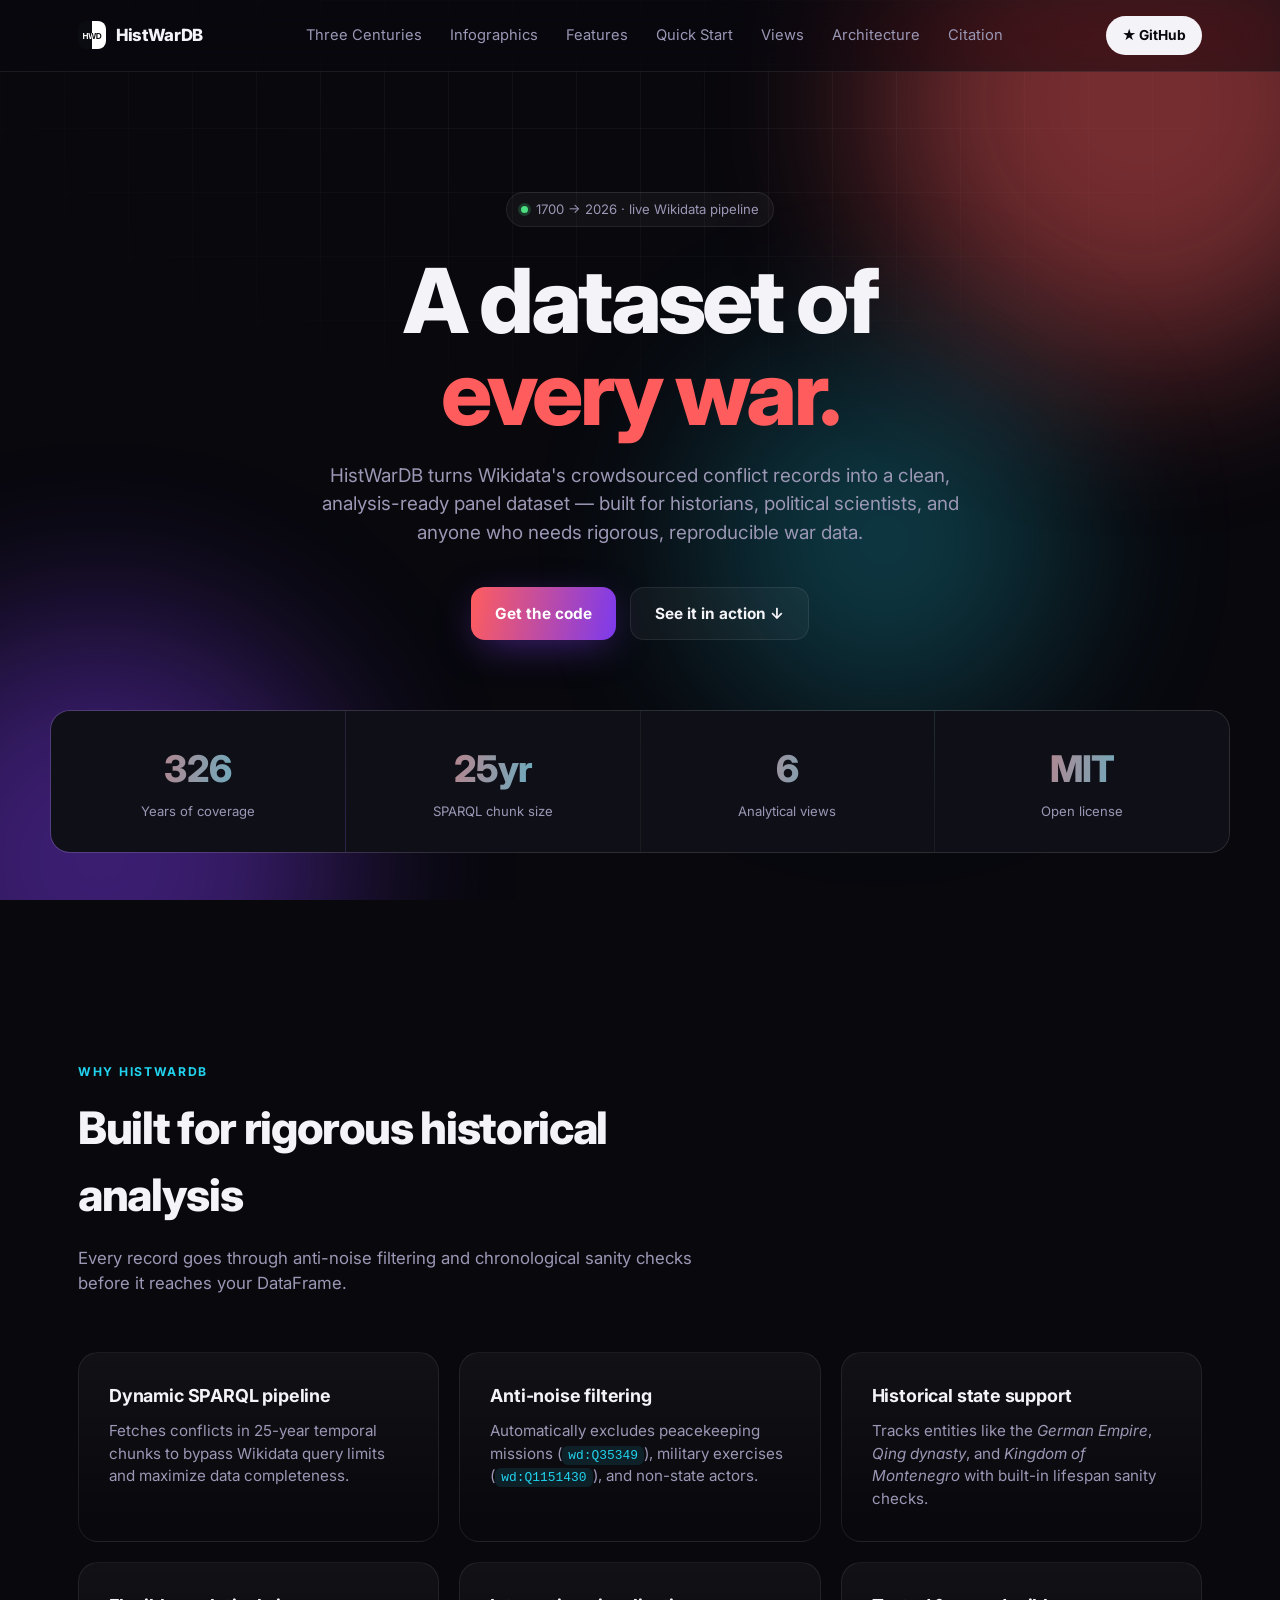
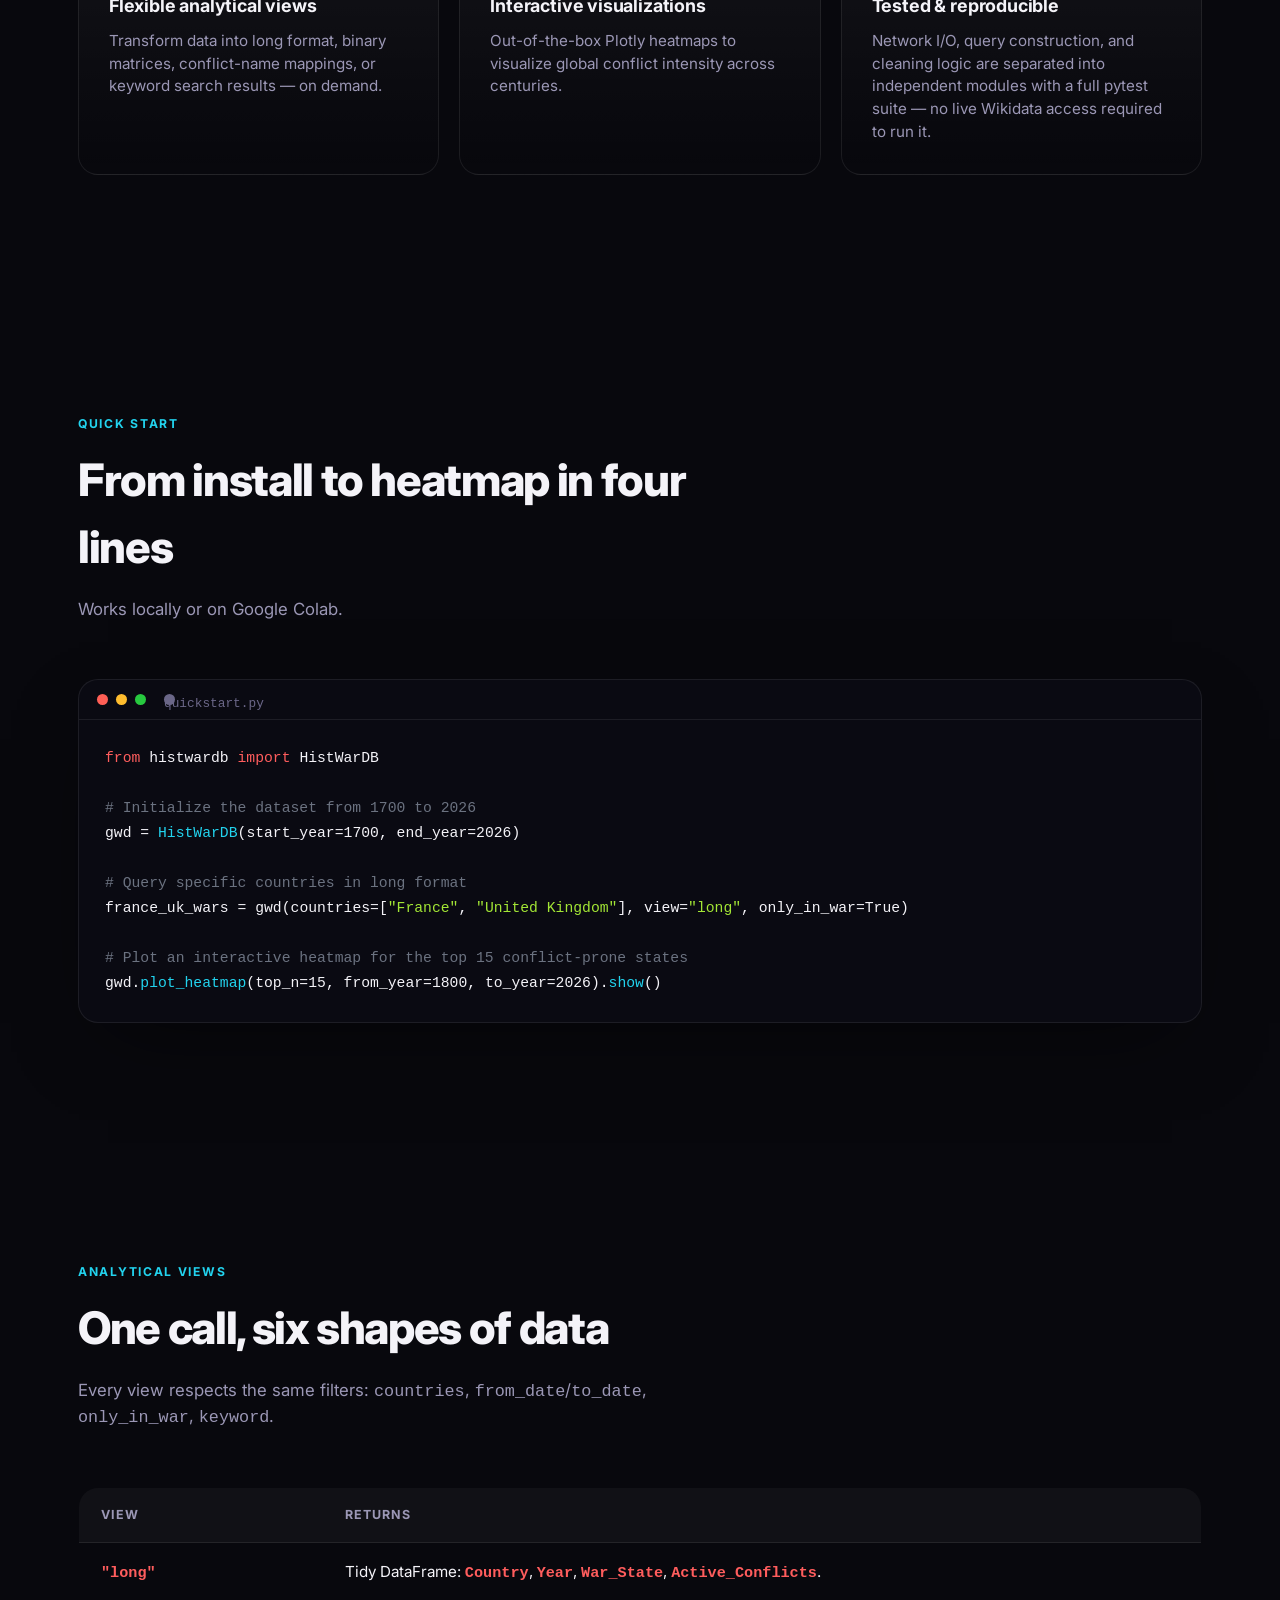
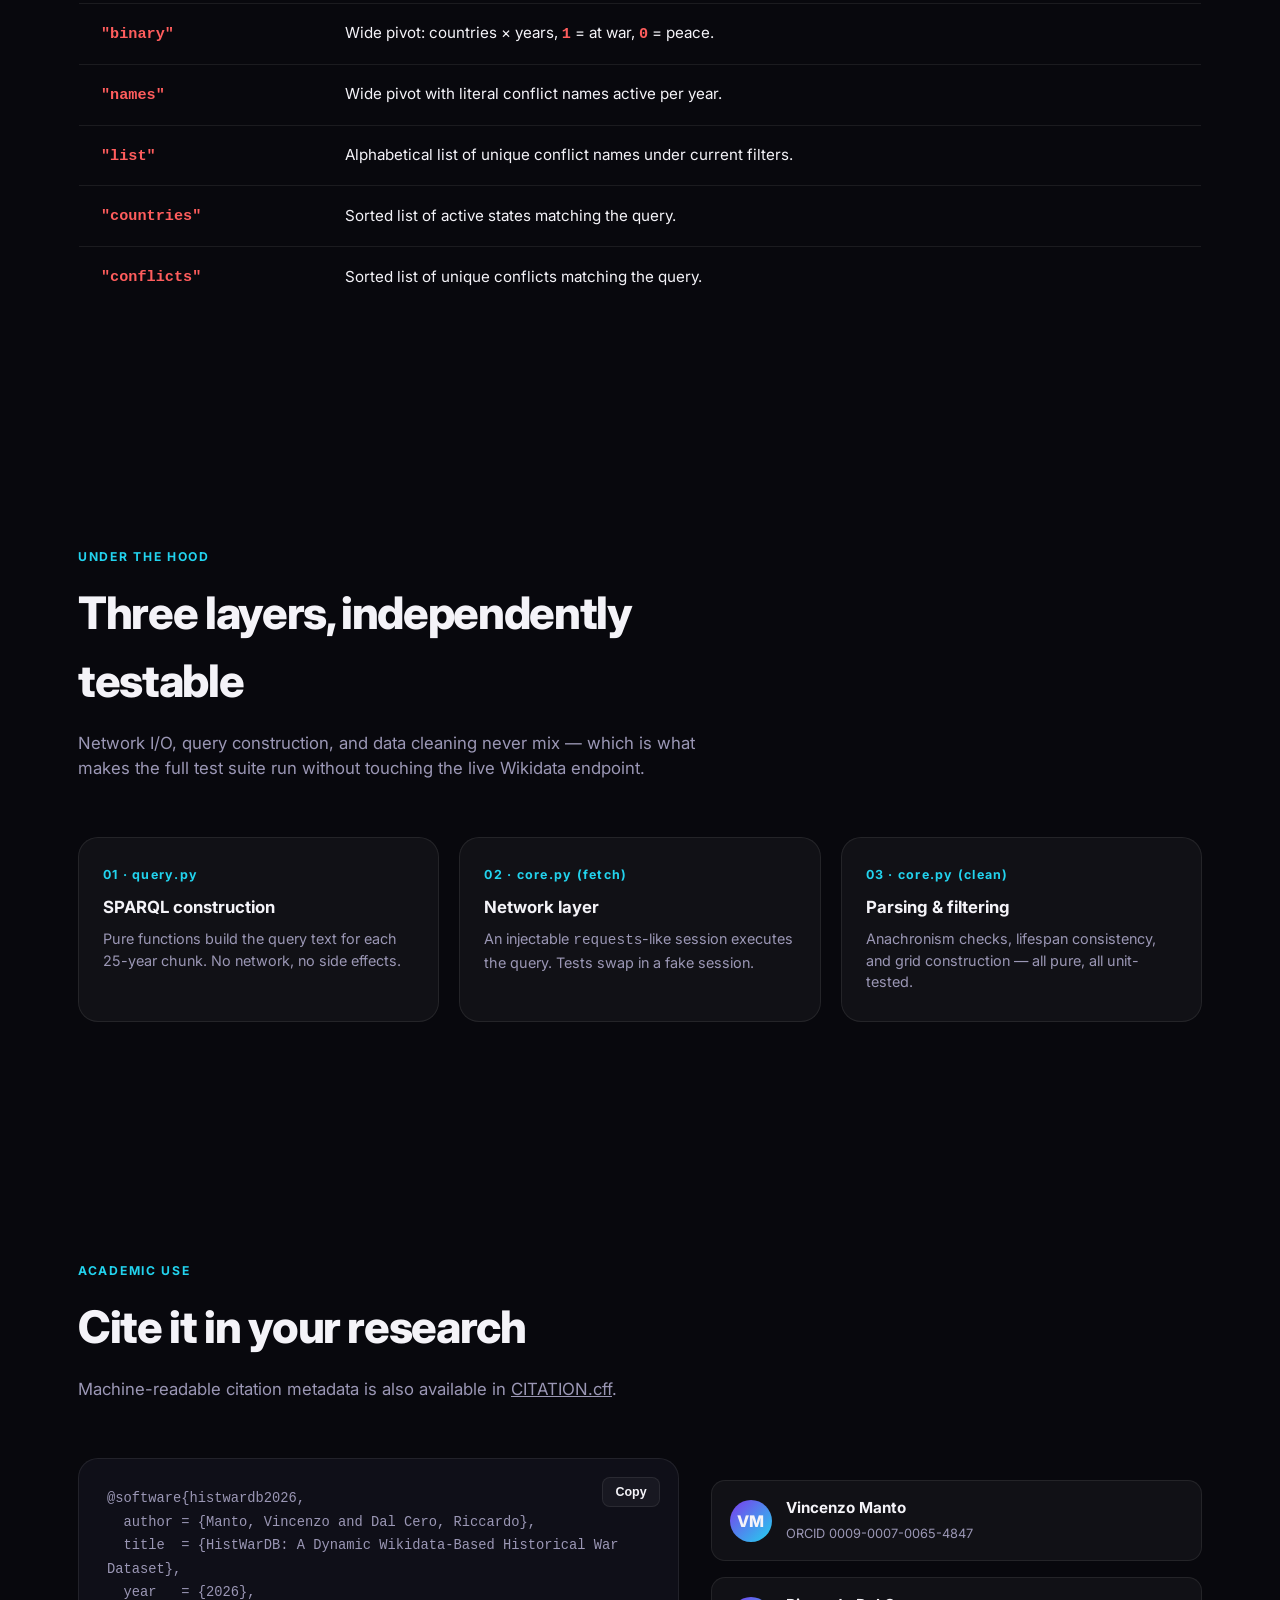
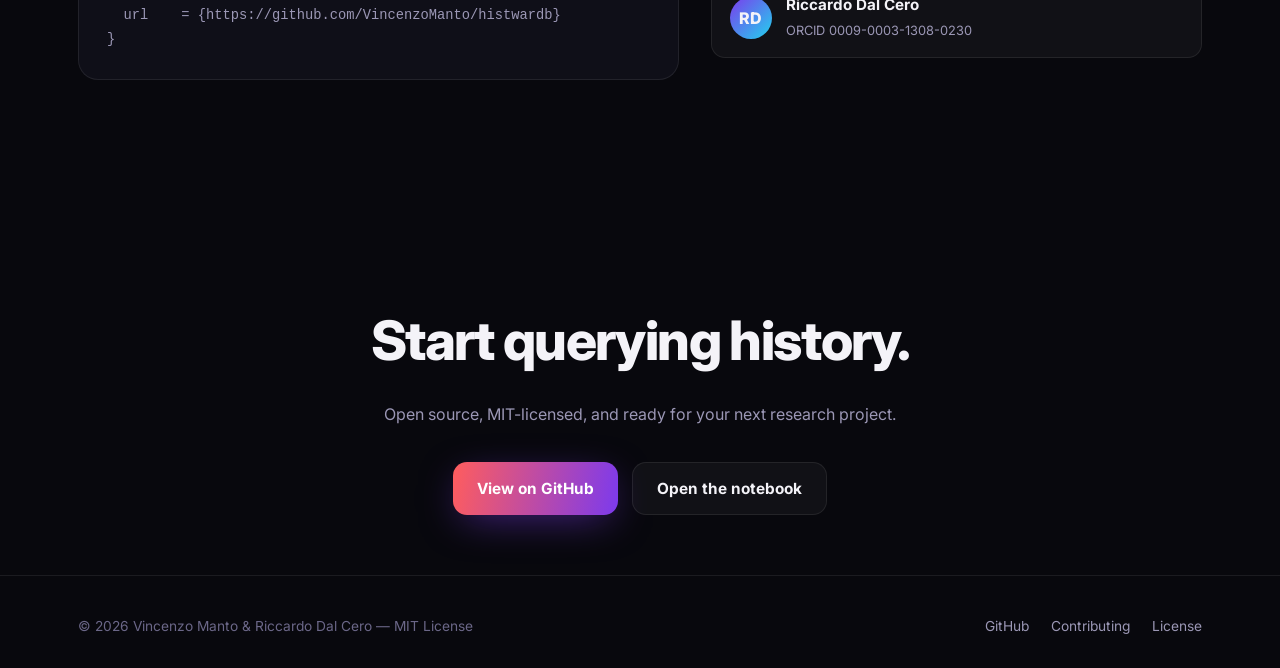
<file: docs/index.html>
<!doctype html>
<html lang="en">
<head>
<meta charset="utf-8" />
<meta name="viewport" content="width=device-width, initial-scale=1" />
<title>HistWarDB — Historical & Sovereign War Dataset </title>
<meta name="description" content="HistWarDB is an open-source Python toolkit that extracts, cleans, and analyzes global warfare data  (1700–present). Dynamic SPARQL pipeline, anti-noise filtering, historical-state support, and interactive visualizations for researchers and data scientists." />
<meta name="keywords" content="HistWarDB, Wikidata, war dataset, conflict data, historical data, political science, SPARQL, open data, academic dataset, Python toolkit" />
<meta name="author" content="Vincenzo Manto, Riccardo Dal Cero" />
<meta name="robots" content="index, follow, max-image-preview:large" />
<link rel="canonical" href="https://vincenzomanto.github.io/HistWarDB/" />

<!-- Open Graph -->
<meta property="og:type" content="website" />
<meta property="og:site_name" content="HistWarDB" />
<meta property="og:title" content="HistWarDB — Historical & Sovereign War Dataset " />
<meta property="og:description" content="Dynamic SPARQL pipeline, anti-noise filtering, and interactive visualizations for global warfare data spanning 1700 to the present." />
<meta property="og:url" content="https://vincenzomanto.github.io/HistWarDB/" />
<meta property="og:image" content="https://vincenzomanto.github.io/HistWarDB/assets/og.png" />
<meta property="og:image:width" content="1200" />
<meta property="og:image:height" content="630" />

<!-- Twitter -->
<meta name="twitter:card" content="summary_large_image" />
<meta name="twitter:title" content="HistWarDB — Historical & Sovereign War Dataset " />
<meta name="twitter:description" content="Open-source Python toolkit for extracting and analyzing global warfare data  (1700–present)." />
<meta name="twitter:image" content="https://vincenzomanto.github.io/HistWarDB/assets/og.png" />

<link rel="icon" type="image/svg+xml" href="assets/favicon.svg" />
<link rel="preconnect" href="https://fonts.googleapis.com" />
<link rel="preconnect" href="https://fonts.gstatic.com" crossorigin />
<link href="https://fonts.googleapis.com/css2?family=Inter:wght@400;500;600;700;800&display=swap" rel="stylesheet" />
<link rel="stylesheet" href="assets/style.css" />

<script type="application/ld+json">
{
  "@context": "https://schema.org",
  "@type": "SoftwareSourceCode",
  "name": "HistWarDB",
  "alternateName": "HistoricalWarDB",
  "description": "A dynamic, programmatic Python toolkit that extracts, cleans, and analyzes global warfare data  spanning from 1700 to the present, supporting both modern sovereign states and historical empires.",
  "url": "https://vincenzomanto.github.io/HistWarDB/",
  "codeRepository": "https://github.com/VincenzoManto/histwardb",
  "programmingLanguage": "Python",
  "license": "https://opensource.org/licenses/MIT",
  "keywords": "wikidata, conflict-data, historical-data, political-science, war, open-data",
  "author": [
    {
      "@type": "Person",
      "name": "Vincenzo Manto",
      "sameAs": "https://orcid.org/0009-0007-0065-4847"
    },
    {
      "@type": "Person",
      "name": "Riccardo Dal Cero",
      "sameAs": "https://orcid.org/0009-0003-1308-0230"
    }
  ],
  "dateModified": "2026-10-08"
}
</script>
</head>
<body>

<div class="fx-grid" aria-hidden="true"></div>
<div class="fx-blobs" aria-hidden="true">
  <span class="b1"></span>
  <span class="b2"></span>
  <span class="b3"></span>
</div>

<header class="nav">
  <div class="nav-inner">
    <a class="brand" href="#top">
      <img src="assets/favicon.svg" alt="" width="28" height="28" />
      HistWarDB
    </a>
    <nav class="links">
      <a href="three-centuries.html">Three Centuries</a>
      <a href="infographics.html">Infographics</a>
      <a href="#features">Features</a>
      <a href="#quickstart">Quick Start</a>
      <a href="#views">Views</a>
      <a href="#architecture">Architecture</a>
      <a href="#citation">Citation</a>
    </nav>
    <a class="nav-cta" href="https://github.com/VincenzoManto/histwardb" rel="noopener">
      ★ GitHub
    </a>
  </div>
</header>

<main id="top">

  <section class="hero wrap">
    <span class="kicker"><span class="dot"></span> 1700 → 2026 · live Wikidata pipeline</span>
    <h1 class="display">A dataset of<br><span class="accent">every war.</span></h1>
    <p class="sub">
      HistWarDB turns Wikidata's crowdsourced conflict records into a clean,
      analysis-ready panel dataset — built for historians, political
      scientists, and anyone who needs rigorous, reproducible war data.
    </p>
    <div class="hero-cta">
      <a class="btn primary" href="https://github.com/VincenzoManto/histwardb" rel="noopener">Get the code</a>
      <a class="btn ghost" href="#quickstart">See it in action ↓</a>
    </div>

    <div class="stats reveal">
      <div class="stat">
        <div class="num"><span data-count="326" data-suffix="">0</span></div>
        <div class="lbl">Years of coverage</div>
      </div>
      <div class="stat">
        <div class="num"><span data-count="25" data-suffix="yr">0</span></div>
        <div class="lbl">SPARQL chunk size</div>
      </div>
      <div class="stat">
        <div class="num"><span data-count="6" data-suffix="">0</span></div>
        <div class="lbl">Analytical views</div>
      </div>
      <div class="stat">
        <div class="num">MIT</div>
        <div class="lbl">Open license</div>
      </div>
    </div>
  </section>

  <section id="features">
    <div class="wrap">
      <div class="section-head reveal">
        <span class="eyebrow">Why HistWarDB</span>
        <h2>Built for rigorous historical analysis</h2>
        <p>Every record goes through anti-noise filtering and chronological sanity checks before it reaches your DataFrame.</p>
      </div>

      <div class="grid">
        <div class="card reveal">
          <div class="icon">⚡</div>
          <h3>Dynamic SPARQL pipeline</h3>
          <p>Fetches conflicts in 25-year temporal chunks to bypass Wikidata query limits and maximize data completeness.</p>
        </div>
        <div class="card reveal">
          <div class="icon">🧹</div>
          <h3>Anti-noise filtering</h3>
          <p>Automatically excludes peacekeeping missions (<code>wd:Q35349</code>), military exercises (<code>wd:Q1151430</code>), and non-state actors.</p>
        </div>
        <div class="card reveal">
          <div class="icon">🏛️</div>
          <h3>Historical state support</h3>
          <p>Tracks entities like the <em>German Empire</em>, <em>Qing dynasty</em>, and <em>Kingdom of Montenegro</em> with built-in lifespan sanity checks.</p>
        </div>
        <div class="card reveal">
          <div class="icon">🔀</div>
          <h3>Flexible analytical views</h3>
          <p>Transform data into long format, binary matrices, conflict-name mappings, or keyword search results — on demand.</p>
        </div>
        <div class="card reveal">
          <div class="icon">📊</div>
          <h3>Interactive visualizations</h3>
          <p>Out-of-the-box Plotly heatmaps to visualize global conflict intensity across centuries.</p>
        </div>
        <div class="card reveal">
          <div class="icon">✅</div>
          <h3>Tested & reproducible</h3>
          <p>Network I/O, query construction, and cleaning logic are separated into independent modules with a full pytest suite — no live Wikidata access required to run it.</p>
        </div>
      </div>
    </div>
  </section>

  <section id="quickstart">
    <div class="wrap">
      <div class="section-head reveal">
        <span class="eyebrow">Quick start</span>
        <h2>From install to heatmap in four lines</h2>
        <p>Works locally or on Google Colab.</p>
      </div>

      <div class="code-panel reveal">
        <div class="code-topbar">
          <span></span><span></span><span></span>
          <span class="filename">quickstart.py</span>
        </div>
        <pre class="code"><span class="k">from</span> <span class="n">histwardb</span> <span class="k">import</span> <span class="n">HistWarDB</span>

<span class="c"># Initialize the dataset from 1700 to 2026</span>
<span class="n">gwd</span> <span class="n">=</span> <span class="f">HistWarDB</span>(<span class="n">start_year</span>=<span class="n">1700</span>, <span class="n">end_year</span>=<span class="n">2026</span>)

<span class="c"># Query specific countries in long format</span>
<span class="n">france_uk_wars</span> <span class="n">=</span> <span class="n">gwd</span>(<span class="n">countries</span>=[<span class="s">"France"</span>, <span class="s">"United Kingdom"</span>], <span class="n">view</span>=<span class="s">"long"</span>, <span class="n">only_in_war</span>=<span class="n">True</span>)

<span class="c"># Plot an interactive heatmap for the top 15 conflict-prone states</span>
<span class="n">gwd</span>.<span class="f">plot_heatmap</span>(<span class="n">top_n</span>=<span class="n">15</span>, <span class="n">from_year</span>=<span class="n">1800</span>, <span class="n">to_year</span>=<span class="n">2026</span>).<span class="f">show</span>()</pre>
      </div>
    </div>
  </section>

  <section id="views">
    <div class="wrap">
      <div class="section-head reveal">
        <span class="eyebrow">Analytical views</span>
        <h2>One call, six shapes of data</h2>
        <p>Every view respects the same filters: <code>countries</code>, <code>from_date</code>/<code>to_date</code>, <code>only_in_war</code>, <code>keyword</code>.</p>
      </div>

      <table class="views-table reveal">
        <thead>
          <tr><th>View</th><th>Returns</th></tr>
        </thead>
        <tbody>
          <tr><td><code>"long"</code></td><td>Tidy DataFrame: <code>Country</code>, <code>Year</code>, <code>War_State</code>, <code>Active_Conflicts</code>.</td></tr>
          <tr><td><code>"binary"</code></td><td>Wide pivot: countries × years, <code>1</code> = at war, <code>0</code> = peace.</td></tr>
          <tr><td><code>"names"</code></td><td>Wide pivot with literal conflict names active per year.</td></tr>
          <tr><td><code>"list"</code></td><td>Alphabetical list of unique conflict names under current filters.</td></tr>
          <tr><td><code>"countries"</code></td><td>Sorted list of active states matching the query.</td></tr>
          <tr><td><code>"conflicts"</code></td><td>Sorted list of unique conflicts matching the query.</td></tr>
        </tbody>
      </table>
    </div>
  </section>

  <section id="architecture">
    <div class="wrap">
      <div class="section-head reveal">
        <span class="eyebrow">Under the hood</span>
        <h2>Three layers, independently testable</h2>
        <p>Network I/O, query construction, and data cleaning never mix — which is what makes the full test suite run without touching the live Wikidata endpoint.</p>
      </div>

      <div class="arch reveal">
        <div class="step">
          <div class="no">01 · query.py</div>
          <h4>SPARQL construction</h4>
          <p>Pure functions build the query text for each 25-year chunk. No network, no side effects.</p>
        </div>
        <div class="step">
          <div class="no">02 · core.py (fetch)</div>
          <h4>Network layer</h4>
          <p>An injectable <code>requests</code>-like session executes the query. Tests swap in a fake session.</p>
        </div>
        <div class="step">
          <div class="no">03 · core.py (clean)</div>
          <h4>Parsing &amp; filtering</h4>
          <p>Anachronism checks, lifespan consistency, and grid construction — all pure, all unit-tested.</p>
        </div>
      </div>
    </div>
  </section>

  <section id="citation">
    <div class="wrap">
      <div class="section-head reveal">
        <span class="eyebrow">Academic use</span>
        <h2>Cite it in your research</h2>
        <p>Machine-readable citation metadata is also available in <a href="https://github.com/VincenzoManto/histwardb/blob/main/CITATION.cff">CITATION.cff</a>.</p>
      </div>

      <div class="cite-panel reveal">
        <div class="cite-box">
          <button class="copy-btn" data-copy="#bibtex">Copy</button>
          <pre id="bibtex">@software{histwardb2026,
  author = {Manto, Vincenzo and Dal Cero, Riccardo},
  title  = {HistWarDB: A Dynamic Wikidata-Based Historical War Dataset},
  year   = {2026},
  url    = {https://github.com/VincenzoManto/histwardb}
}</pre>
        </div>
        <div class="authors">
          <a class="author" href="https://orcid.org/0009-0007-0065-4847" rel="noopener">
            <div class="av">VM</div>
            <div class="meta"><strong>Vincenzo Manto</strong><span>ORCID 0009-0007-0065-4847</span></div>
          </a>
          <a class="author" href="https://orcid.org/0009-0003-1308-0230" rel="noopener">
            <div class="av">RD</div>
            <div class="meta"><strong>Riccardo Dal Cero</strong><span>ORCID 0009-0003-1308-0230</span></div>
          </a>
        </div>
      </div>
    </div>
  </section>

  <section class="cta-final wrap reveal">
    <h2>Start querying history.</h2>
    <p>Open source, MIT-licensed, and ready for your next research project.</p>
    <div class="hero-cta">
      <a class="btn primary" href="https://github.com/VincenzoManto/histwardb" rel="noopener">View on GitHub</a>
      <a class="btn ghost" href="https://github.com/VincenzoManto/histwardb/blob/main/HistWarDB.ipynb" rel="noopener">Open the notebook</a>
    </div>
  </section>

</main>

<footer>
  <div class="wrap foot-inner">
    <span>© 2026 Vincenzo Manto &amp; Riccardo Dal Cero — MIT License</span>
    <div class="foot-links">
      <a href="https://github.com/VincenzoManto/histwardb" rel="noopener">GitHub</a>
      <a href="https://github.com/VincenzoManto/histwardb/blob/main/CONTRIBUTING.md" rel="noopener">Contributing</a>
      <a href="https://github.com/VincenzoManto/histwardb/blob/main/LICENSE" rel="noopener">License</a>
    </div>
  </div>
</footer>

<script src="assets/script.js"></script>
</body>
</html>
</file>
<file: docs/assets/style.css>
:root {
  --bg: #08080d;
  --bg-soft: #0f0f18;
  --ink: #f4f3f8;
  --ink-dim: #9b97b5;
  --ink-dimmer: #6b6788;
  --accent-1: #ff5d5d;
  --accent-2: #7c3aed;
  --accent-3: #22d3ee;
  --line: rgba(255, 255, 255, 0.08);
  --glass: rgba(255, 255, 255, 0.04);
  --radius: 20px;
  --maxw: 1180px;
  --ease: cubic-bezier(0.16, 1, 0.3, 1);
}

* {
  box-sizing: border-box;
}

html {
  scroll-behavior: smooth;
}

body {
  margin: 0;
  background: var(--bg);
  color: var(--ink);
  font-family: "Inter", "Segoe UI", system-ui, -apple-system, sans-serif;
  line-height: 1.5;
  -webkit-font-smoothing: antialiased;
  overflow-x: hidden;
}

::selection {
  background: var(--accent-2);
  color: white;
}

a {
  color: inherit;
}

.wrap {
  max-width: var(--maxw);
  margin: 0 auto;
  padding: 0 28px;
}

/* ---------- Background FX ---------- */

.fx-blobs {
  position: fixed;
  inset: 0;
  z-index: 0;
  pointer-events: none;
  overflow: hidden;
}

.fx-blobs span {
  position: absolute;
  border-radius: 50%;
  filter: blur(90px);
  opacity: 0.45;
  will-change: transform;
}

.fx-blobs .b1 {
  width: 520px;
  height: 520px;
  top: -160px;
  right: -120px;
  background: var(--accent-1);
  animation: float1 22s ease-in-out infinite;
}

.fx-blobs .b2 {
  width: 480px;
  height: 480px;
  bottom: -200px;
  left: -140px;
  background: var(--accent-2);
  animation: float2 26s ease-in-out infinite;
}

.fx-blobs .b3 {
  width: 360px;
  height: 360px;
  top: 40%;
  left: 55%;
  background: var(--accent-3);
  opacity: 0.25;
  animation: float1 30s ease-in-out infinite reverse;
}

.fx-grid {
  position: fixed;
  inset: 0;
  z-index: 0;
  pointer-events: none;
  background-image: linear-gradient(var(--line) 1px, transparent 1px),
    linear-gradient(90deg, var(--line) 1px, transparent 1px);
  background-size: 64px 64px;
  mask-image: radial-gradient(ellipse 60% 50% at 50% 0%, black 40%, transparent 100%);
  opacity: 0.5;
}

@keyframes float1 {
  0%, 100% { transform: translate(0, 0) scale(1); }
  50% { transform: translate(-60px, 60px) scale(1.12); }
}

@keyframes float2 {
  0%, 100% { transform: translate(0, 0) scale(1); }
  50% { transform: translate(50px, -40px) scale(1.08); }
}

/* ---------- Nav ---------- */

header.nav {
  position: sticky;
  top: 0;
  z-index: 50;
  backdrop-filter: blur(16px) saturate(140%);
  background: rgba(8, 8, 13, 0.55);
  border-bottom: 1px solid var(--line);
}

.nav-inner {
  display: flex;
  align-items: center;
  justify-content: space-between;
  padding: 16px 28px;
  max-width: var(--maxw);
  margin: 0 auto;
}

.brand {
  display: flex;
  align-items: center;
  gap: 10px;
  font-weight: 800;
  letter-spacing: -0.02em;
  font-size: 1.05rem;
  text-decoration: none;
}

.brand img {
  width: 28px;
  height: 28px;
  border-radius: 8px;
}

nav.links {
  display: flex;
  gap: 28px;
  font-size: 0.92rem;
  color: var(--ink-dim);
}

nav.links a {
  text-decoration: none;
  position: relative;
  transition: color 0.2s var(--ease);
}

nav.links a:hover {
  color: var(--ink);
}

.nav-cta {
  display: inline-flex;
  align-items: center;
  gap: 8px;
  padding: 9px 16px;
  border-radius: 999px;
  background: var(--ink);
  color: var(--bg) !important;
  font-weight: 700;
  font-size: 0.86rem;
  text-decoration: none;
  transition: transform 0.25s var(--ease), box-shadow 0.25s var(--ease);
}

.nav-cta:hover {
  transform: translateY(-2px);
  box-shadow: 0 10px 30px rgba(255, 255, 255, 0.15);
}

/* ---------- Hero ---------- */

main {
  position: relative;
  z-index: 1;
}

.hero {
  padding: 120px 0 90px;
  text-align: center;
}

.kicker {
  display: inline-flex;
  align-items: center;
  gap: 8px;
  padding: 7px 14px;
  border-radius: 999px;
  border: 1px solid var(--line);
  background: var(--glass);
  font-size: 0.82rem;
  color: var(--ink-dim);
  margin-bottom: 28px;
  opacity: 0;
  animation: rise 0.8s var(--ease) 0.1s forwards;
}

.kicker .dot {
  width: 7px;
  height: 7px;
  border-radius: 50%;
  background: #4ade80;
  box-shadow: 0 0 0 3px rgba(74, 222, 128, 0.2);
}

h1.display {
  font-size: clamp(2.8rem, 7vw, 6.2rem);
  font-weight: 800;
  letter-spacing: -0.04em;
  line-height: 1.02;
  margin: 0 0 24px;
  opacity: 0;
  animation: rise 0.9s var(--ease) 0.2s forwards;
}

h1.display .accent {
  color: var(--accent-1);
}

.sub {
  max-width: 640px;
  margin: 0 auto 40px;
  font-size: 1.18rem;
  color: var(--ink-dim);
  opacity: 0;
  animation: rise 0.9s var(--ease) 0.32s forwards;
}

.hero-cta {
  display: flex;
  gap: 14px;
  justify-content: center;
  flex-wrap: wrap;
  opacity: 0;
  animation: rise 0.9s var(--ease) 0.42s forwards;
}

.btn {
  display: inline-flex;
  align-items: center;
  gap: 10px;
  padding: 14px 24px;
  border-radius: 14px;
  font-weight: 700;
  font-size: 0.96rem;
  text-decoration: none;
  transition: transform 0.25s var(--ease), box-shadow 0.25s var(--ease), background 0.25s var(--ease);
}

.btn.primary {
  background: linear-gradient(100deg, var(--accent-1), var(--accent-2));
  color: white;
  box-shadow: 0 10px 40px -10px rgba(124, 58, 237, 0.6);
}

.btn.primary:hover {
  transform: translateY(-3px);
  box-shadow: 0 16px 50px -12px rgba(124, 58, 237, 0.75);
}

.btn.ghost {
  background: var(--glass);
  border: 1px solid var(--line);
  color: var(--ink);
}

.btn.ghost:hover {
  transform: translateY(-3px);
  background: rgba(255, 255, 255, 0.08);
}

@keyframes rise {
  from { opacity: 0; transform: translateY(18px); }
  to { opacity: 1; transform: translateY(0); }
}

/* ---------- Stats ---------- */

.stats {
  display: grid;
  grid-template-columns: repeat(4, 1fr);
  gap: 1px;
  background: var(--line);
  border: 1px solid var(--line);
  border-radius: var(--radius);
  overflow: hidden;
  margin-top: 70px;
}

.stat {
  background: var(--bg-soft);
  padding: 30px 20px;
  text-align: center;
}

.stat .num {
  font-size: clamp(1.6rem, 3vw, 2.3rem);
  font-weight: 800;
  letter-spacing: -0.02em;
  background: linear-gradient(100deg, var(--accent-1), var(--accent-3));
  -webkit-background-clip: text;
  background-clip: text;
  color: transparent;
}

.stat .lbl {
  margin-top: 6px;
  font-size: 0.82rem;
  color: var(--ink-dim);
}

/* ---------- Sections ---------- */

section {
  padding: 120px 0;
}

.section-head {
  max-width: 640px;
  margin: 0 0 56px;
}

.eyebrow {
  text-transform: uppercase;
  letter-spacing: 0.14em;
  font-size: 0.76rem;
  font-weight: 700;
  color: var(--accent-3);
  margin-bottom: 14px;
  display: block;
}

.section-head h2 {
  font-size: clamp(2rem, 4vw, 2.8rem);
  font-weight: 800;
  letter-spacing: -0.03em;
  margin: 0 0 16px;
}

.section-head p {
  color: var(--ink-dim);
  font-size: 1.05rem;
  margin: 0;
}

.reveal {
  opacity: 0;
  transform: translateY(28px);
  transition: opacity 0.7s var(--ease), transform 0.7s var(--ease);
}

.reveal.in {
  opacity: 1;
  transform: translateY(0);
}

/* ---------- Feature grid ---------- */

.grid {
  display: grid;
  grid-template-columns: repeat(3, 1fr);
  gap: 20px;
}

.card {
  position: relative;
  padding: 30px;
  border-radius: var(--radius);
  border: 1px solid var(--line);
  background: linear-gradient(180deg, var(--glass), transparent);
  transition: transform 0.35s var(--ease), border-color 0.35s var(--ease), background 0.35s var(--ease);
}

.card:hover {
  transform: translateY(-6px);
  border-color: rgba(255, 255, 255, 0.18);
  background: linear-gradient(180deg, rgba(255, 255, 255, 0.07), transparent);
}

.card .icon {
  width: 46px;
  height: 46px;
  border-radius: 12px;
  display: flex;
  align-items: center;
  justify-content: center;
  font-size: 1.3rem;
  display: none;
  margin-bottom: 20px;
  background: linear-gradient(135deg, #fff, #ddd);
}

.card h3 {
  margin: 0 0 10px;
  font-size: 1.12rem;
  letter-spacing: -0.01em;
}

.card p {
  margin: 0;
  color: var(--ink-dim);
  font-size: 0.95rem;
}

.card code {
  color: var(--accent-3);
  background: rgba(34, 211, 238, 0.1);
  padding: 2px 6px;
  border-radius: 6px;
  font-size: 0.85em;
}

/* ---------- Code showcase ---------- */

.code-panel {
  border-radius: var(--radius);
  border: 1px solid var(--line);
  background: #0a0a12;
  overflow: hidden;
  box-shadow: 0 30px 80px -30px rgba(0, 0, 0, 0.6);
}

.code-topbar {
  display: flex;
  align-items: center;
  gap: 8px;
  padding: 14px 18px;
  border-bottom: 1px solid var(--line);
}

.code-topbar span {
  width: 11px;
  height: 11px;
  border-radius: 50%;
  background: var(--ink-dimmer);
}

.code-topbar span:nth-child(1) { background: #ff5f56; }
.code-topbar span:nth-child(2) { background: #ffbd2e; }
.code-topbar span:nth-child(3) { background: #27c93f; }

.code-topbar .filename {
  margin-left: 10px;
  font-size: 0.8rem;
  color: var(--ink-dimmer);
  font-family: "SFMono-Regular", Consolas, Menlo, monospace;
}

pre.code {
  margin: 0;
  padding: 26px;
  overflow-x: auto;
  font-family: "SFMono-Regular", Consolas, Menlo, monospace;
  font-size: 0.92rem;
  line-height: 1.7;
}

pre.code .c { color: #6b7280; }
pre.code .k { color: #ff5d5d; }
pre.code .s { color: #a3e635; }
pre.code .f { color: #22d3ee; }
pre.code .n { color: #f4f3f8; }

/* ---------- Views table ---------- */

.views-table {
  width: 100%;
  border-collapse: collapse;
  border-radius: var(--radius);
  overflow: hidden;
  border: 1px solid var(--line);
}

.views-table th, .views-table td {
  text-align: left;
  padding: 18px 22px;
  border-bottom: 1px solid var(--line);
  font-size: 0.95rem;
}

.views-table thead th {
  background: var(--glass);
  color: var(--ink-dim);
  font-size: 0.78rem;
  text-transform: uppercase;
  letter-spacing: 0.08em;
}

.views-table tbody tr:last-child td {
  border-bottom: none;
}

.views-table tbody tr:hover {
  background: rgba(255, 255, 255, 0.03);
}

.views-table code {
  color: var(--accent-1);
  font-weight: 700;
}

/* ---------- Timeline / architecture ---------- */

.arch {
  display: grid;
  grid-template-columns: repeat(3, 1fr);
  gap: 20px;
}

.arch .step {
  position: relative;
  padding: 28px 24px;
  border-radius: var(--radius);
  border: 1px solid var(--line);
  background: var(--glass);
}

.arch .step .no {
  font-size: 0.78rem;
  font-weight: 700;
  color: var(--accent-3);
  letter-spacing: 0.1em;
}

.arch .step h4 {
  margin: 10px 0 8px;
  font-size: 1.05rem;
}

.arch .step p {
  margin: 0;
  color: var(--ink-dim);
  font-size: 0.9rem;
}

.arch-arrow {
  display: none;
}

/* ---------- Citation ---------- */

.cite-panel {
  display: grid;
  grid-template-columns: 1.1fr 0.9fr;
  gap: 32px;
  align-items: center;
}

.cite-box {
  border-radius: var(--radius);
  border: 1px solid var(--line);
  background: var(--bg-soft);
  padding: 28px;
  position: relative;
}

.cite-box pre {
  margin: 0;
  white-space: pre-wrap;
  font-family: "SFMono-Regular", Consolas, Menlo, monospace;
  font-size: 0.86rem;
  color: var(--ink-dim);
  line-height: 1.7;
}

.copy-btn {
  position: absolute;
  top: 18px;
  right: 18px;
  font-size: 0.78rem;
  font-weight: 700;
  padding: 7px 12px;
  border-radius: 8px;
  background: var(--glass);
  border: 1px solid var(--line);
  color: var(--ink);
  cursor: pointer;
  transition: background 0.2s var(--ease);
}

.copy-btn:hover {
  background: rgba(255, 255, 255, 0.1);
}

.authors {
  display: flex;
  flex-direction: column;
  gap: 16px;
}

.author {
  display: flex;
  align-items: center;
  gap: 14px;
  padding: 16px 18px;
  border-radius: 14px;
  border: 1px solid var(--line);
  background: var(--glass);
  text-decoration: none;
}

.author .av {
  width: 42px;
  height: 42px;
  border-radius: 50%;
  background: linear-gradient(135deg, var(--accent-2), var(--accent-3));
  display: flex;
  align-items: center;
  justify-content: center;
  font-weight: 800;
  flex-shrink: 0;
}

.author .meta strong {
  display: block;
  font-size: 0.95rem;
}

.author .meta span {
  font-size: 0.8rem;
  color: var(--ink-dim);
}

/* ---------- Final CTA ---------- */

.cta-final {
  text-align: center;
  padding: 100px 0 60px;
}

.cta-final h2 {
  font-size: clamp(2rem, 5vw, 3.4rem);
  font-weight: 800;
  letter-spacing: -0.03em;
  margin: 0 0 20px;
}

.cta-final p {
  color: var(--ink-dim);
  margin: 0 0 36px;
}

/* ---------- Footer ---------- */

footer {
  border-top: 1px solid var(--line);
  padding: 40px 0;
}

.foot-inner {
  display: flex;
  justify-content: space-between;
  align-items: center;
  flex-wrap: wrap;
  gap: 16px;
  color: var(--ink-dimmer);
  font-size: 0.86rem;
}

.foot-inner a {
  color: var(--ink-dim);
  text-decoration: none;
}

.foot-inner a:hover {
  color: var(--ink);
}

.foot-links {
  display: flex;
  gap: 22px;
}

/* ---------- Responsive ---------- */

@media (max-width: 900px) {
  nav.links { display: none; }
  .stats { grid-template-columns: repeat(2, 1fr); }
  .grid { grid-template-columns: 1fr 1fr; }
  .arch { grid-template-columns: 1fr; }
  .cite-panel { grid-template-columns: 1fr; }
}

@media (max-width: 560px) {
  .grid { grid-template-columns: 1fr; }
  .hero { padding: 90px 0 60px; }
  section { padding: 80px 0; }
}

@media (prefers-reduced-motion: reduce) {
  * { animation: none !important; transition: none !important; }
}
</file>
